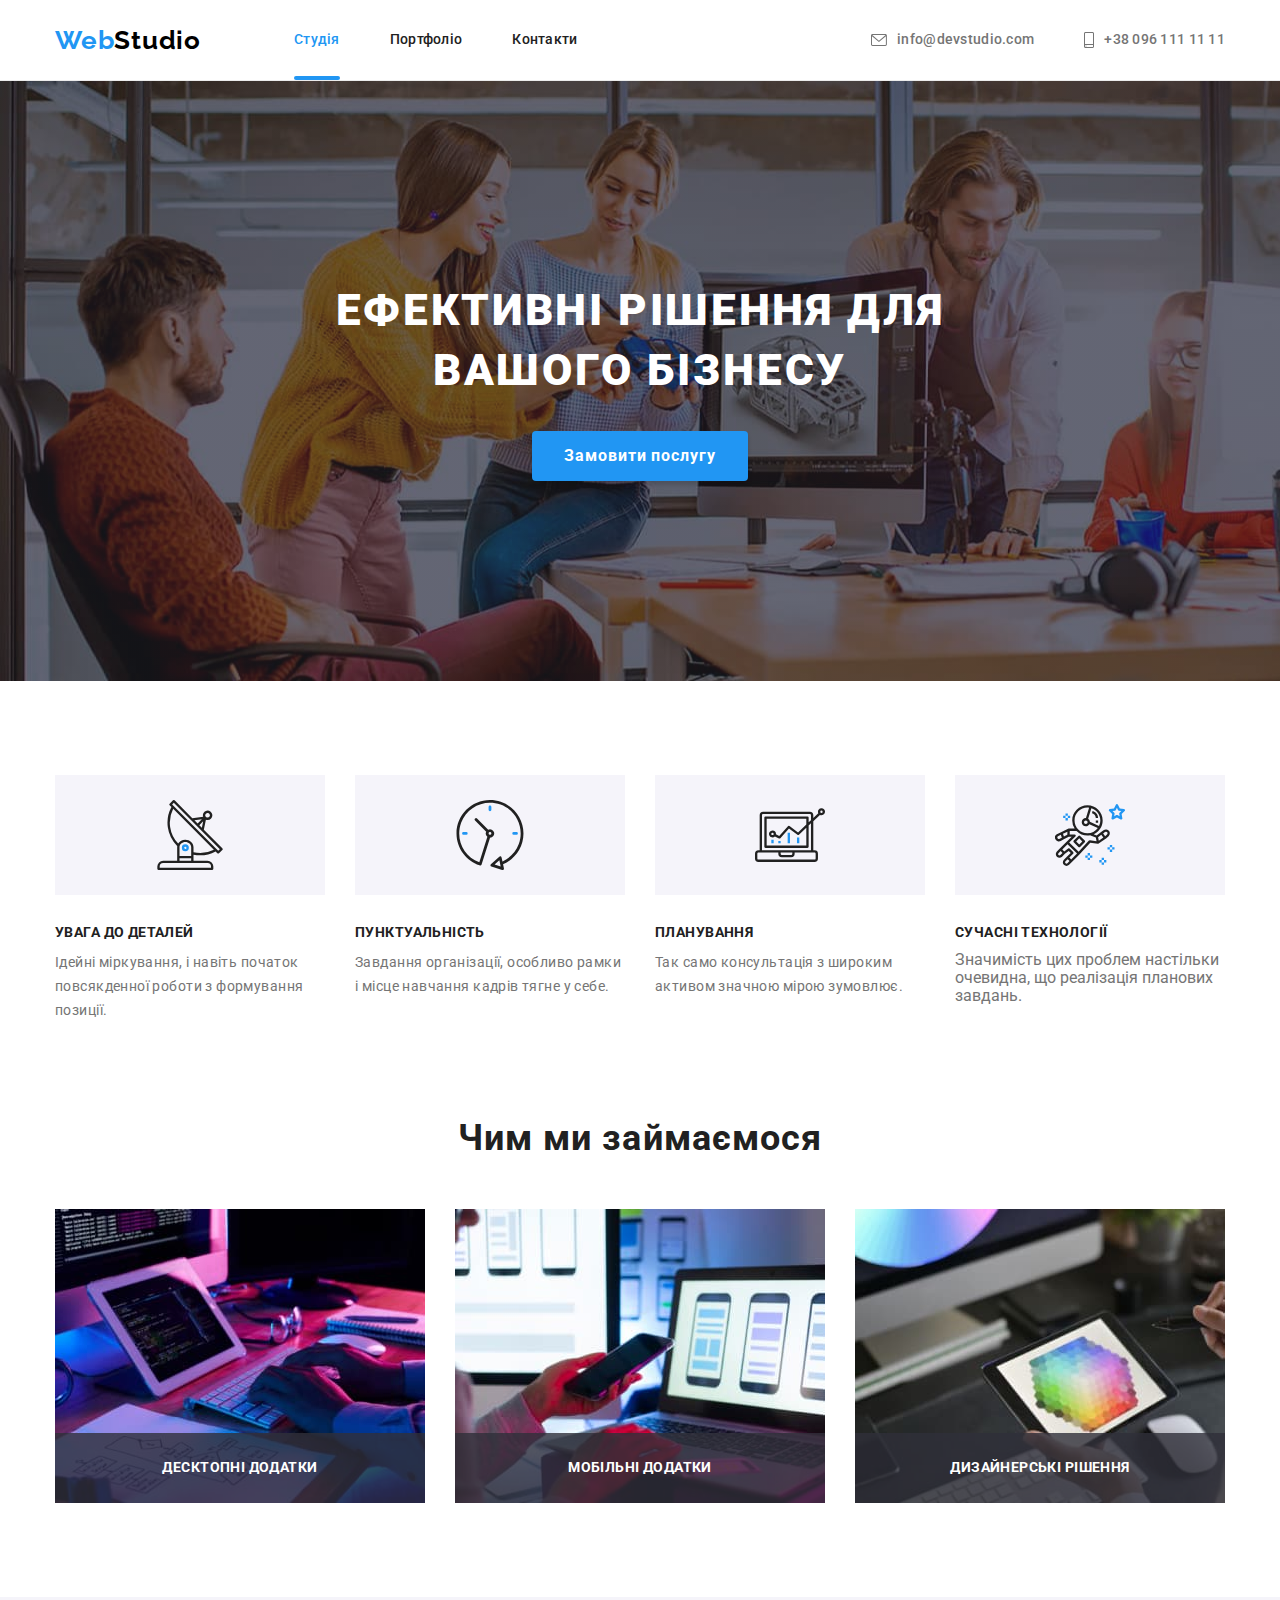
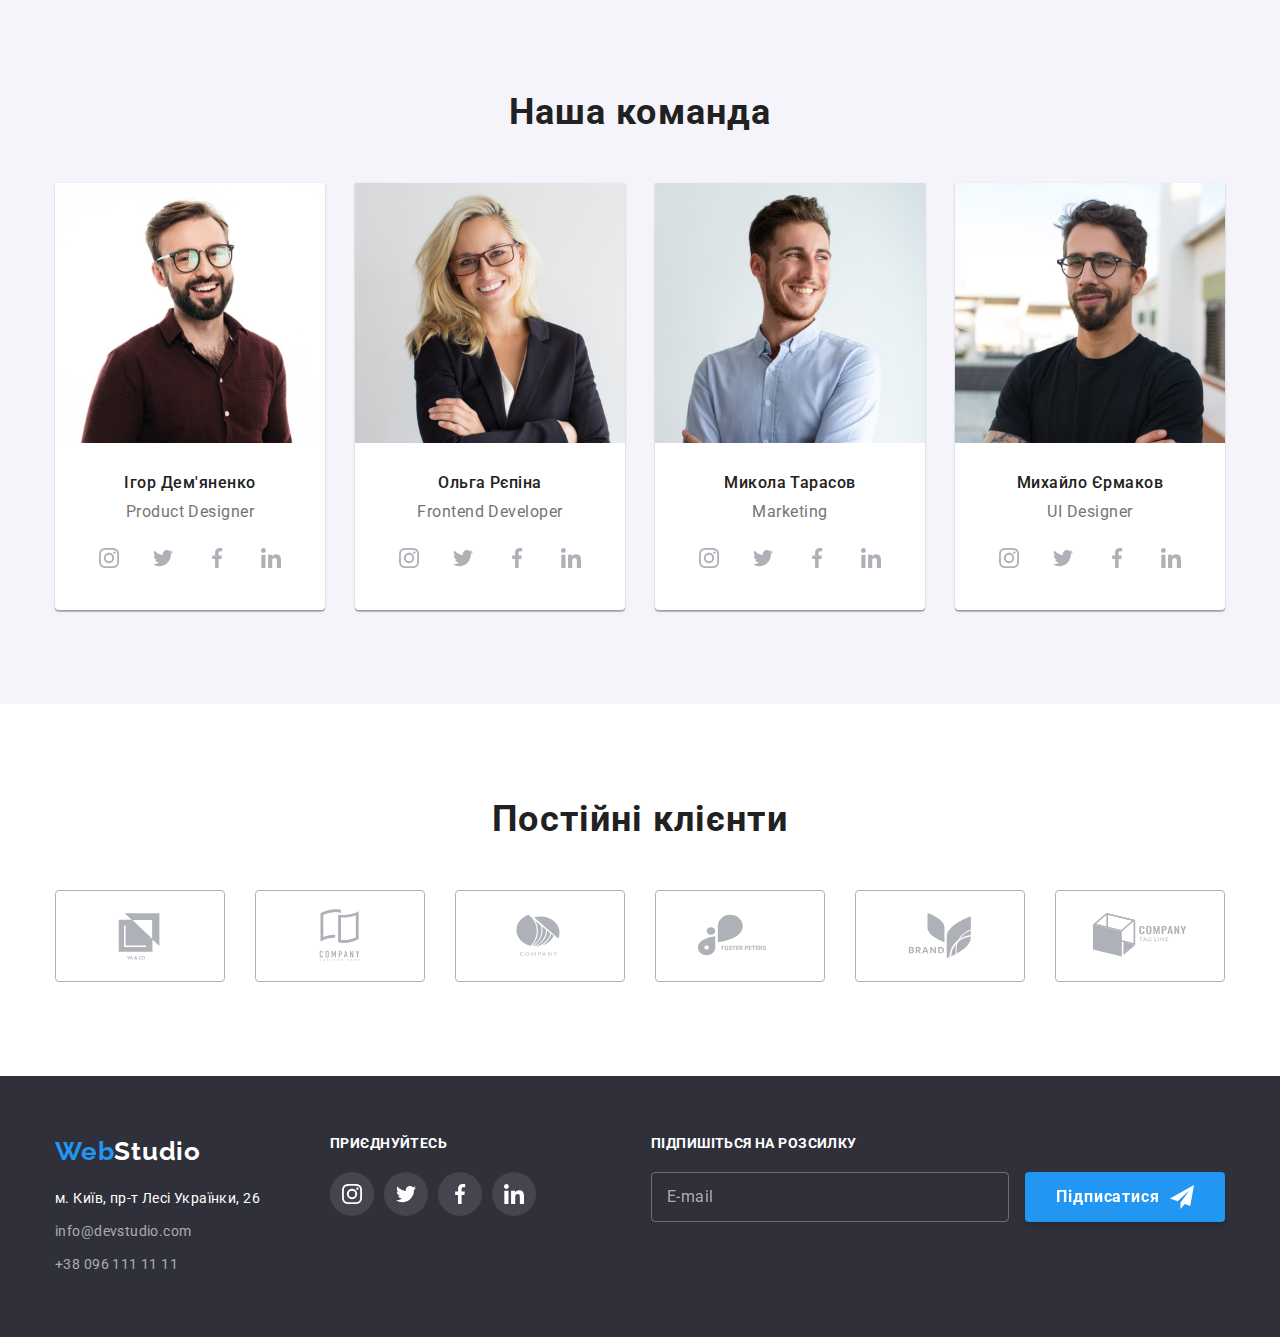
<file: index.html>
<!DOCTYPE html>
<html lang="uk">
  <head>
    <meta charset="UTF-8" />
    <meta http-equiv="X-UA-Compatible" content="IE=edge" />
    <meta name="viewport" content="width=device-width, initial-scale=1.0" />
    <title>Webstudio</title>
    <link rel="preconnect" href="https://fonts.googleapis.com" />
    <link rel="preconnect" href="https://fonts.gstatic.com" crossorigin />
    <link
      href="https://fonts.googleapis.com/css2?family=Raleway:wght@700&family=Roboto:wght@400;500;700;900&display=swap"
      rel="stylesheet"
    />
    <link
      rel="stylesheet"
      href="https://cdnjs.cloudflare.com/ajax/libs/modern-normalize/1.1.0/modern-normalize.min.css"
    />
    <link rel="stylesheet" href="./css/styles.css" />
  </head>
  <body>
    <!-- HEADER -->
    <header class="header">
      <div class="container head">
        <nav class="main-nav">
          <a href="./index.html" class="logo"
            ><span class="web">Web</span><span class="studio">Studio</span></a
          >
          <ul class="list">
            <li class="item">
              <a href="./index.html" class="link current">Студія</a>
            </li>
            <li class="item">
              <a href="./portfolio.html" class="link">Портфоліо</a>
            </li>
            <li class="item">
              <a href="" class="link">Контакти</a>
            </li>
          </ul>
        </nav>

        <ul class="contacts">
          <li class="item">
            <a href="mailto:info@devstudio.com" class="link">
              <svg width="16" height="12" class="contacts-icon">
                <use href="./images/icons.svg#icon-envelope"></use>
              </svg>
              info@devstudio.com</a
            >
          </li>
          <li class="item">
            <a href="tel:+380961111111" class="link">
              <svg width="10" height="16" class="contacts-icon">
                <use href="./images/icons.svg#icon-smartphone"></use>
              </svg>
              +38 096 111 11 11</a
            >
          </li>
        </ul>
      </div>
    </header>

    <main>
      <!-- HERO -->
      <section class="hero">
        <h1 class="title">Ефективні рішення для вашого бізнесу</h1>
        <button type="button" class="btn hero-btn" data-modal-open>Замовити послугу</button>
      </section>

      <!-- VALUES -->
      <section class="section value">
        <div class="container">
          <h2 class="section-title visualy-hidden">Наші корпоративні цінності</h2>
          <ul class="value-list">
            <li class="item">
              <div class="value-icon-container">
                <svg width="70" height="70" class="value-icon">
                  <use href="./images/icons.svg#icon-antenna"></use>
                </svg>
              </div>

              <h3 class="title">УВАГА ДО ДЕТАЛЕЙ</h3>
              <p class="text">
                Ідейні міркування, і навіть початок повсякденної роботи з формування позиції.
              </p>
            </li>
            <li class="item">
              <div class="value-icon-container">
                <svg width="70" height="70" class="value-icon">
                  <use href="./images/icons.svg#icon-Vector"></use>
                </svg>
              </div>
              <h3 class="title">ПУНКТУАЛЬНІСТЬ</h3>
              <p class="text">
                Завдання організації, особливо рамки і місце навчання кадрів тягне у себе.
              </p>
            </li>
            <li class="item">
              <div class="value-icon-container">
                <svg width="70" height="70" class="value-icon">
                  <use href="./images/icons.svg#icon-diagram"></use>
                </svg>
              </div>
              <h3 class="title">ПЛАНУВАННЯ</h3>
              <p class="text">Так само консультація з широким активом значною мірою зумовлює.</p>
            </li>
            <li class="item">
              <div class="value-icon-container">
                <svg width="70" height="70" class="value-astronaut">
                  <use href="./images/icons.svg#icon-astronaut"></use>
                </svg>
              </div>
              <h3 class="title">СУЧАСНІ ТЕХНОЛОГІЇ</h3>
              <p>Значимість цих проблем настільки очевидна, що реалізація планових завдань.</p>
            </li>
          </ul>
        </div>
      </section>

      <!-- LABOUR -->
      <section class="section labour">
        <div class="container">
          <h2 class="section-title">Чим ми займаємося</h2>
          <ul class="labour-list">
            <li class="item">
              <div class="thumb">
                <img
                  src="./images/desktop.jpg"
                  width="370"
                  height="294"
                  alt="робочий стол з комп'ютером"
                  class="labour-image"
                />
                <p class="labour-text">Десктопні додатки</p>
              </div>
            </li>
            <li class="item">
              <div class="thumb">
                <img
                  src="./images/laptop.jpg"
                  width="370"
                  height="294"
                  alt="ноутбук"
                  class="labour-image"
                />
                <p class="labour-text">Мобільні додатки</p>
              </div>
            </li>
            <li class="item">
              <div class="thumb">
                <img
                  src="./images/tablet.jpg"
                  width="370"
                  height="294"
                  alt="планшет"
                  class="labour-image"
                />
                <p class="labour-text">Дизайнерські рішення</p>
              </div>
            </li>
          </ul>
        </div>
      </section>

      <!-- TEAM -->
      <section class="section team">
        <div class="container">
          <h2 class="section-title">Наша команда</h2>
          <ul class="team-list">
            <li class="item">
              <img
                src="./images/igor-demyanenko.jpg"
                alt="фото чоловіка"
                width="270"
                height="260"
                class="team-member"
              />
              <h3 class="title">Ігор Дем'яненко</h3>
              <p class="text">Product Designer</p>
              <ul class="team-network-list">
                <li class="team-network-item">
                  <a href="" class="team-network-link">
                    <svg width="20" height="20" class="image-svg network-icon">
                      <use href="./images/icons.svg#icon-instagram"></use>
                    </svg>
                  </a>
                </li>
                <li class="team-network-item">
                  <a href="" class="team-network-link">
                    <svg width="20" height="20" class="image-svg">
                      <use href="./images/icons.svg#icon-twitter"></use>
                    </svg>
                  </a>
                </li>
                <li class="team-network-item">
                  <a href="" class="team-network-link">
                    <svg width="20" height="20" class="image-svg">
                      <use href="./images/icons.svg#icon-facebook"></use>
                    </svg>
                  </a>
                </li>
                <li class="team-network-item">
                  <a href="" class="team-network-link">
                    <svg width="20" height="20" class="image-svg">
                      <use href="./images/icons.svg#icon-linkedin"></use>
                    </svg>
                  </a>
                </li>
              </ul>
            </li>
            <li class="item">
              <img
                src="./images/olga-repina.jpg"
                alt="фото жінки"
                width="270"
                height="260"
                class="team-member"
              />
              <h3 class="title">Ольга Рєпіна</h3>
              <p class="text">Frontend Developer</p>
              <ul class="team-network-list">
                <li class="team-network-item">
                  <a href="" class="team-network-link">
                    <svg width="20" height="20" class="image-svg network-icon">
                      <use href="./images/icons.svg#icon-instagram"></use>
                    </svg>
                  </a>
                </li>
                <li class="team-network-item">
                  <a href="" class="team-network-link">
                    <svg width="20" height="20" class="image-svg">
                      <use href="./images/icons.svg#icon-twitter"></use>
                    </svg>
                  </a>
                </li>
                <li class="team-network-item">
                  <a href="" class="team-network-link">
                    <svg width="20" height="20" class="image-svg">
                      <use href="./images/icons.svg#icon-facebook"></use>
                    </svg>
                  </a>
                </li>
                <li class="team-network-item">
                  <a href="" class="team-network-link">
                    <svg width="20" height="20" class="image-svg">
                      <use href="./images/icons.svg#icon-linkedin"></use>
                    </svg>
                  </a>
                </li>
              </ul>
            </li>
            <li class="item">
              <img
                src="./images/micola-tarasov.jpg"
                alt="фото чоловіка"
                width="270"
                height="260"
                class="team-member"
              />
              <h3 class="title">Микола Тарасов</h3>
              <p class="text">Marketing</p>
              <ul class="team-network-list">
                <li class="team-network-item">
                  <a href="" class="team-network-link">
                    <svg width="20" height="20" class="image-svg network-icon">
                      <use href="./images/icons.svg#icon-instagram"></use>
                    </svg>
                  </a>
                </li>
                <li class="team-network-item">
                  <a href="" class="team-network-link">
                    <svg width="20" height="20" class="image-svg">
                      <use href="./images/icons.svg#icon-twitter"></use>
                    </svg>
                  </a>
                </li>
                <li class="team-network-item">
                  <a href="" class="team-network-link">
                    <svg width="20" height="20" class="image-svg">
                      <use href="./images/icons.svg#icon-facebook"></use>
                    </svg>
                  </a>
                </li>
                <li class="team-network-item">
                  <a href="" class="team-network-link">
                    <svg width="20" height="20" class="image-svg">
                      <use href="./images/icons.svg#icon-linkedin"></use>
                    </svg>
                  </a>
                </li>
              </ul>
            </li>
            <li class="item">
              <img
                src="./images/mikhailo-ermakov.jpg"
                alt="фото чоловіка"
                width="270"
                height="260"
                class="team-member"
              />
              <h3 class="title">Михайло Єрмаков</h3>
              <p class="text">UI Designer</p>
              <ul class="team-network-list">
                <li class="team-network-item">
                  <a href="" class="team-network-link">
                    <svg width="20" height="20" class="image-svg network-icon">
                      <use href="./images/icons.svg#icon-instagram"></use>
                    </svg>
                  </a>
                </li>
                <li class="team-network-item">
                  <a href="" class="team-network-link">
                    <svg width="20" height="20" class="image-svg">
                      <use href="./images/icons.svg#icon-twitter"></use>
                    </svg>
                  </a>
                </li>
                <li class="team-network-item">
                  <a href="" class="team-network-link">
                    <svg width="20" height="20" class="image-svg">
                      <use href="./images/icons.svg#icon-facebook"></use>
                    </svg>
                  </a>
                </li>
                <li class="team-network-item">
                  <a href="" class="team-network-link">
                    <svg width="20" height="20" class="image-svg">
                      <use href="./images/icons.svg#icon-linkedin"></use>
                    </svg>
                  </a>
                </li>
              </ul>
            </li>
          </ul>
        </div>
      </section>

      <!-- ПОСТІЙНІ КЛІЄНТИ -->
      <section class="section">
        <div class="container">
          <h2 class="section-title">Постійні клієнти</h2>
          <ul class="clients-list">
            <li class="clients-item">
              <a href="" class="clients-link">
                <svg width="106" height="60" class="image-svg">
                  <use href="./images/icons.svg#icon-client-1"></use>
                </svg>
              </a>
            </li>
            <li class="clients-item">
              <a href="" class="clients-link">
                <svg width="106" height="60" class="image-svg">
                  <use href="./images/icons.svg#icon-client-2"></use>
                </svg>
              </a>
            </li>
            <li class="clients-item">
              <a href="" class="clients-link">
                <svg width="106" height="60" class="image-svg">
                  <use href="./images/icons.svg#icon-client-3"></use>
                </svg>
              </a>
            </li>
            <li class="clients-item">
              <a href="" class="clients-link">
                <svg width="106" height="60" class="image-svg">
                  <use href="./images/icons.svg#icon-client-4"></use>
                </svg>
              </a>
            </li>
            <li class="clients-item">
              <a href="" class="clients-link">
                <svg width="106" height="60" class="image-svg">
                  <use href="./images/icons.svg#icon-client-5"></use>
                </svg>
              </a>
            </li>
            <li class="clients-item">
              <a href="" class="clients-link">
                <svg width="106" height="60" class="image-svg">
                  <use href="./images/icons.svg#icon-client-6"></use>
                </svg>
              </a>
            </li>
          </ul>
        </div>
      </section>
      <!-- MODAL WINDOW -->

      <div class="backdrop is-hidden" data-modal>
        <div class="modal">
          <p class="modal-title">Залиште свої дані, ми вам передзвонимо</p>
          <form class="contact-form">
            <label for="name" class="contact-form-label">Ім'я</label>
            <div class="thumb">
              <input type="text" id="name" required class="contact-form-input" />
              <svg class="icon" width="18" height="18">
                <use href="./images/icons.svg#icon-person-input"></use>
              </svg>
            </div>
            <label for="tel" class="contact-form-label">Телефон</label>
            <div class="thumb">
              <input type="tel" id="tel" class="contact-form-input" required />
              <svg class="icon" width="18" height="18">
                <use href="./images/icons.svg#icon-phone-input"></use>
              </svg>
            </div>
            <label for="email" class="contact-form-label">Пошта</label>
            <div class="thumb">
              <input type="email" id="email" class="contact-form-input" required />
              <svg class="icon" width="18" height="18">
                <use href="./images/icons.svg#icon-email-input"></use>
              </svg>
            </div>
            <label for="comment" class="contact-form-label">Коментар</label>
            <textarea
              name="comment"
              id="comment"
              placeholder="Введіть текст"
              class="contact-form-message"
            ></textarea>

            <label for="pact" class="checkbox-description">
              <input
                type="checkbox"
                name="pact"
                id="pact"
                class="visualy-hidden checkbox"
                value="agree-with-terms"
                required
              />
              <span class="checkbox-icon"> </span>
              <span>Погоджуюся з розсилкою та приймаю</span>
              <a href="" target="blank" class="pact-link">Умови договору</a>
            </label>
            <button type="submit" class="btn btn-modal">Відправити</button>
          </form>

          <button class="close-button" data-modal-close>
            <svg class="close-button-icon" width="18" height="18">
              <use href="./images/icons.svg#icon-close"></use>
            </svg>
          </button>
        </div>
      </div>
    </main>

    <!-- FOOTER -->
    <footer class="foot">
      <div class="container foot-flex-container">
        <div class="foot-adress-links">
          <a href="./index.html" class="logo">Web<span class="studio">Studio</span></a>
          <address>
            <ul class="adress">
              <li class="street-adress item">
                <a
                  href="https://www.google.com.ua/maps/place/%D0%B1%D1%83%D0%BB.+%D0%9B%D0%B5%D1%81%D0%B8+%D0%A3%D0%BA%D1%80%D0%B0%D0%B8%D0%BD%D0%BA%D0%B8,+26,+%D0%9A%D0%B8%D0%B5%D0%B2,+02000/@50.4265841,30.5361971,17z"
                  class="link"
                  >м. Київ, пр-т Лесі Українки, 26</a
                >
              </li>
              <li class="mail-adress item">
                <a href="mailto:info@devstudio.com" class="link">info@devstudio.com</a>
              </li>
              <li class="phone-adress item">
                <a href="tel:+380961111111" class="link">+38 096 111 11 11</a>
              </li>
            </ul>
          </address>
        </div>
        <div class="foot-social-links">
          <p class="text">Приєднуйтесь</p>
          <ul class="foot-network-list">
            <li class="foot-network-item">
              <a href="" class="foot-network-link">
                <svg width="20" height="20" class="foot-network-icon">
                  <use href="./images/icons.svg#icon-instagram"></use>
                </svg>
              </a>
            </li>
            <li class="foot-network-item">
              <a href="" class="foot-network-link">
                <svg width="20" height="20" class="foot-network-icon">
                  <use href="./images/icons.svg#icon-twitter"></use>
                </svg>
              </a>
            </li>
            <li class="foot-network-item">
              <a href="" class="foot-network-link">
                <svg width="20" height="20" class="foot-network-icon">
                  <use href="./images/icons.svg#icon-facebook"></use>
                </svg>
              </a>
            </li>
            <li class="foot-network-item">
              <a href="" class="foot-network-link">
                <svg width="20" height="20" class="foot-network-icon">
                  <use href="./images/icons.svg#icon-linkedin"></use>
                </svg>
              </a>
            </li>
          </ul>
        </div>
        <div class="sign-container">
          <p class="sign-title">Підпишіться на розсилку</p>
          <form class="sign-form">
            <label class="sign-label"
              ><input type="text" class="sign-input" placeholder=" " /><span
                class="sign-description"
                >E-mail</span
              ></label
            >

            <button type="submit" class="btn with-icon">
              <span>Підписатися</span>
              <svg class="button-icon" width="24" height="24">
                <use href="./images/icons.svg#icon-send"></use>
              </svg>
            </button>
          </form>
        </div>
      </div>
    </footer>
    <script src="./js/modal.js"></script>
  </body>
</html>
</file>
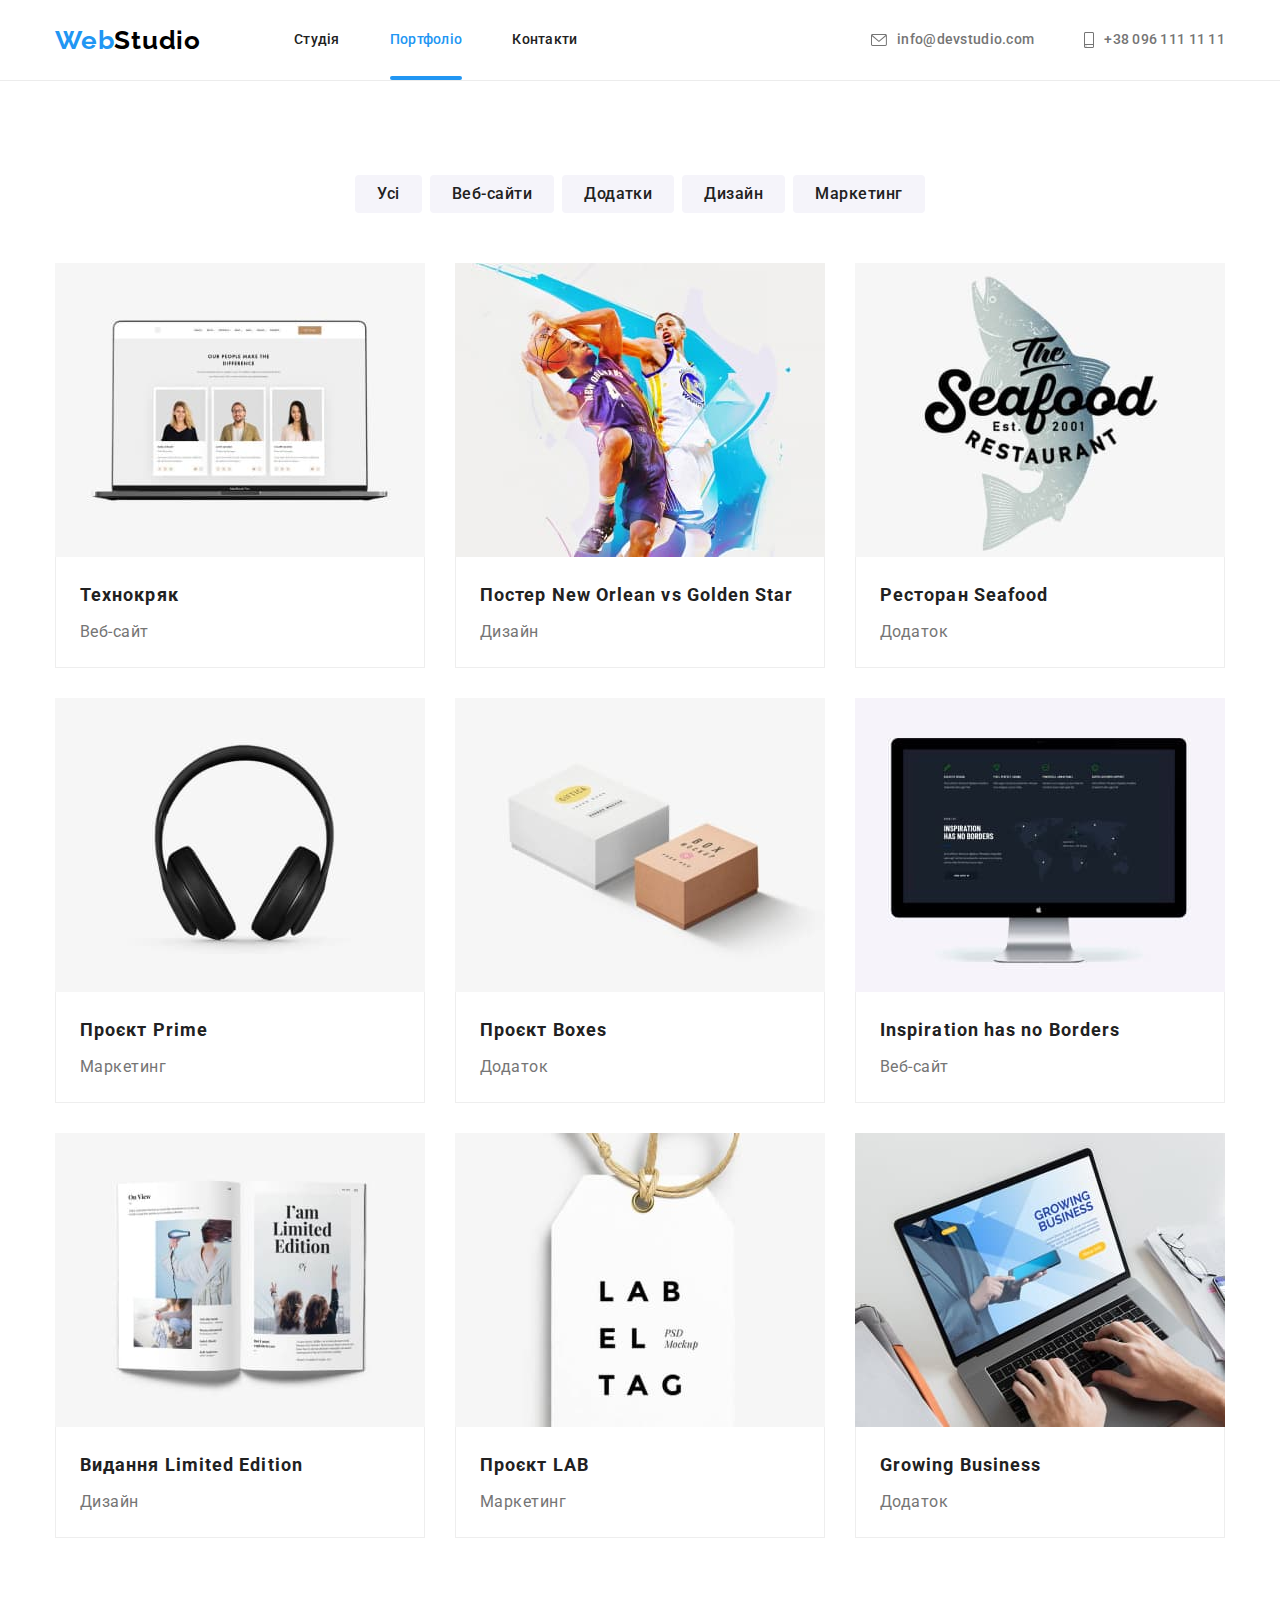
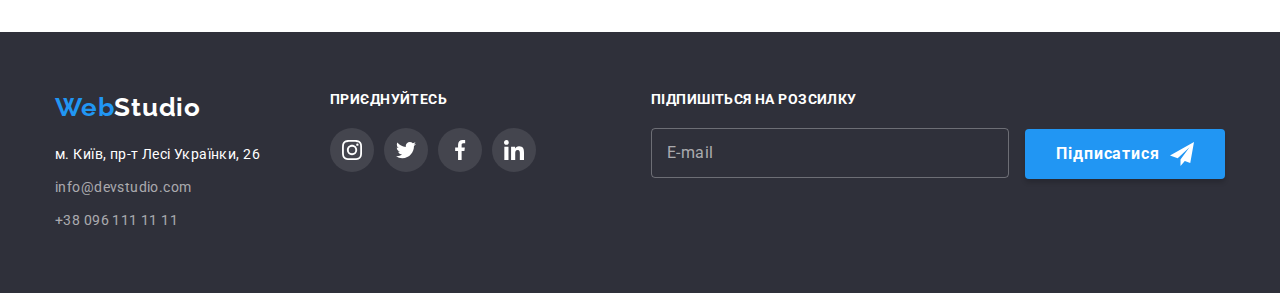
<file: portfolio.html>
<!DOCTYPE html>
<html lang="en">
  <head>
    <meta charset="UTF-8" />
    <meta http-equiv="X-UA-Compatible" content="IE=edge" />
    <meta name="viewport" content="width=device-width, initial-scale=1.0" />
    <title>Portfolio</title>
    <link rel="preconnect" href="https://fonts.googleapis.com" />
    <link rel="preconnect" href="https://fonts.gstatic.com" crossorigin />
    <link
      href="https://fonts.googleapis.com/css2?family=Raleway:wght@700&family=Roboto:wght@400;500;700;900&display=swap"
      rel="stylesheet"
    />
    <link
      rel="stylesheet"
      href="https://cdnjs.cloudflare.com/ajax/libs/modern-normalize/1.1.0/modern-normalize.min.css"
    />
    <link rel="stylesheet" href="./css/styles.css" />
  </head>
  <body>
    <!-- HEADER -->
    <header class="header">
      <div class="container head">
        <nav class="main-nav">
          <a href="./index.html" class="logo"
            ><span class="web">Web</span><span class="studio">Studio</span></a
          >
          <ul class="list">
            <li class="item">
              <a href="./index.html" class="link">Студія</a>
            </li>
            <li class="item">
              <a href="./portfolio.html" class="link current">Портфоліо</a>
            </li>
            <li class="item">
              <a href="" class="link">Контакти</a>
            </li>
          </ul>
        </nav>

        <ul class="contacts">
          <li class="item">
            <a href="mailto:info@devstudio.com" class="link">
              <svg width="16" height="12" class="contacts-icon">
                <use href="./images/icons.svg#icon-envelope"></use>
              </svg>
              info@devstudio.com</a
            >
          </li>
          <li class="item">
            <a href="tel:+380961111111" class="link">
              <svg width="10" height="16" class="contacts-icon">
                <use href="./images/icons.svg#icon-smartphone"></use>
              </svg>
              +38 096 111 11 11</a
            >
          </li>
        </ul>
      </div>
    </header>

    <main>
      <!-- OUR WORKS -->
      <section class="section">
        <div class="container">
          <h1 class="title visualy-hidden">Наші роботи</h1>
          <ul class="button-list">
            <li class="item"><button type="button" class="button">Усі</button></li>
            <li class="item"><button type="button" class="button">Веб-сайти</button></li>
            <li class="item"><button type="button" class="button">Додатки</button></li>
            <li class="item"><button type="button" class="button">Дизайн</button></li>
            <li class="item"><button type="button" class="button">Маркетинг</button></li>
          </ul>

          <ul class="work-list">
            <li class="item">
              <a href="" class="work-list-link">
                <div class="thumb">
                  <img src="./images/tehnokryak.jpg" alt="ноутбук" width="370" height="294" />
                  <div class="overlay-text">
                    Ресурс пропонує комплексні пропозиції з різним рівнем функціоналу та сервісів.
                    Все це дозволить відвідувачу отримати вичерпні відомості про компанію чи
                    приватну особу
                  </div>
                </div>

                <div class="work-item-description">
                  <h2 class="title">Технокряк</h2>
                  <p class="text">Веб-сайт</p>
                </div>
              </a>
            </li>
            <li class="item">
              <a href="" class="work-list-link">
                <div class="thumb">
                  <img
                    src="./images/new-orlean-poster.jpg"
                    alt="баскетбол"
                    width="370"
                    height="294"
                  />
                  <div class="overlay-text">
                    Ресурс пропонує комплексні пропозиції з різним рівнем функціоналу та сервісів.
                    Все це дозволить відвідувачу отримати вичерпні відомості про компанію чи
                    приватну особу
                  </div>
                </div>

                <div class="work-item-description">
                  <h2 class="title">Постер New Orlean vs Golden Star</h2>
                  <p class="text">Дизайн</p>
                </div>
              </a>
            </li>
            <li class="item">
              <a href="" class="work-list-link">
                <div class="thumb">
                  <img src="./images/seafood.jpg" alt="логотип ресторану у виглялі риби" />
                  <div class="overlay-text">
                    Ресурс пропонує комплексні пропозиції з різним рівнем функціоналу та сервісів.
                    Все це дозволить відвідувачу отримати вичерпні відомості про компанію чи
                    приватну особу
                  </div>
                </div>

                <div class="work-item-description">
                  <h2 class="title">Ресторан Seafood</h2>
                  <p class="text">Додаток</p>
                </div>
              </a>
            </li>
            <li class="item">
              <a href="" class="work-list-link">
                <div class="thumb">
                  <img src="./images/project-prime.jpg" alt="навушники" width="370" height="294" />
                  <div class="overlay-text">
                    Ресурс пропонує комплексні пропозиції з різним рівнем функціоналу та сервісів.
                    Все це дозволить відвідувачу отримати вичерпні відомості про компанію чи
                    приватну особу
                  </div>
                </div>

                <div class="work-item-description">
                  <h2 class="title">Проєкт Prime</h2>
                  <p class="text">Маркетинг</p>
                </div>
              </a>
            </li>
            <li class="item">
              <a href="" class="work-list-link">
                <div class="thumb">
                  <img
                    src="./images/project-boxes.jpg"
                    alt="дві коробки"
                    width="370"
                    height="294"
                  />
                  <div class="overlay-text">
                    Ресурс пропонує комплексні пропозиції з різним рівнем функціоналу та сервісів.
                    Все це дозволить відвідувачу отримати вичерпні відомості про компанію чи
                    приватну особу
                  </div>
                </div>

                <div class="work-item-description">
                  <h2 class="title">Проєкт Boxes</h2>
                  <p class="text">Додаток</p>
                </div>
              </a>
            </li>
            <li class="item">
              <a href="" class="work-list-link">
                <div class="thumb">
                  <img src="./images/inspiration.jpg" alt="монітор" width="370" height="294" />
                  <div class="overlay-text">
                    Ресурс пропонує комплексні пропозиції з різним рівнем функціоналу та сервісів.
                    Все це дозволить відвідувачу отримати вичерпні відомості про компанію чи
                    приватну особу
                  </div>
                </div>

                <div class="work-item-description">
                  <h2 class="title">Inspiration has no Borders</h2>
                  <p class="text">Веб-сайт</p>
                </div>
              </a>
            </li>
            <li class="item">
              <a href="" class="work-list-link">
                <div class="thumb">
                  <img src="./images/limited-edition.jpg" alt="книга" width="370" height="294" />
                  <div class="overlay-text">
                    Ресурс пропонує комплексні пропозиції з різним рівнем функціоналу та сервісів.
                    Все це дозволить відвідувачу отримати вичерпні відомості про компанію чи
                    приватну особу
                  </div>
                </div>

                <div class="work-item-description">
                  <h2 class="title">Видання Limited Edition</h2>
                  <p class="text">Дизайн</p>
                </div>
              </a>
            </li>
            <li class="item">
              <a href="" class="work-list-link">
                <div class="thumb">
                  <img src="./images/project-lab.jpg" alt="лейба" width="370" height="294" />
                  <div class="overlay-text">
                    Ресурс пропонує комплексні пропозиції з різним рівнем функціоналу та сервісів.
                    Все це дозволить відвідувачу отримати вичерпні відомості про компанію чи
                    приватну особу
                  </div>
                </div>

                <div class="work-item-description">
                  <h2 class="title">Проєкт LAB</h2>
                  <p class="text">Маркетинг</p>
                </div>
              </a>
            </li>
            <li class="item">
              <a href="" class="work-list-link">
                <div class="thumb">
                  <img src="./images/growing-buisness.jpg" alt="ноутбук" width="370" height="294" />
                  <div class="overlay-text">
                    Ресурс пропонує комплексні пропозиції з різним рівнем функціоналу та сервісів.
                    Все це дозволить відвідувачу отримати вичерпні відомості про компанію чи
                    приватну особу
                  </div>
                </div>

                <div class="work-item-description">
                  <h2 class="title">Growing Business</h2>
                  <p class="text">Додаток</p>
                </div>
              </a>
            </li>
          </ul>
        </div>
      </section>
    </main>

    <!-- FOOTER -->
    <footer class="foot">
      <div class="container foot-flex-container">
        <div class="foot-adress-links">
          <a href="./index.html" class="logo">Web<span class="studio">Studio</span></a>
          <address>
            <ul class="adress">
              <li class="street-adress item">
                <a
                  href="https://www.google.com.ua/maps/place/%D0%B1%D1%83%D0%BB.+%D0%9B%D0%B5%D1%81%D0%B8+%D0%A3%D0%BA%D1%80%D0%B0%D0%B8%D0%BD%D0%BA%D0%B8,+26,+%D0%9A%D0%B8%D0%B5%D0%B2,+02000/@50.4265841,30.5361971,17z"
                  class="link"
                  >м. Київ, пр-т Лесі Українки, 26</a
                >
              </li>
              <li class="mail-adress item">
                <a href="mailto:info@devstudio.com" class="link">info@devstudio.com</a>
              </li>
              <li class="phone-adress item">
                <a href="tel:+380961111111" class="link">+38 096 111 11 11</a>
              </li>
            </ul>
          </address>
        </div>
        <div class="foot-social-links">
          <p class="text">Приєднуйтесь</p>
          <ul class="foot-network-list">
            <li class="foot-network-item">
              <a href="" class="foot-network-link">
                <svg width="20" height="20" class="foot-network-icon">
                  <use href="./images/icons.svg#icon-instagram"></use>
                </svg>
              </a>
            </li>
            <li class="foot-network-item">
              <a href="" class="foot-network-link">
                <svg width="20" height="20" class="foot-network-icon">
                  <use href="./images/icons.svg#icon-twitter"></use>
                </svg>
              </a>
            </li>
            <li class="foot-network-item">
              <a href="" class="foot-network-link">
                <svg width="20" height="20" class="foot-network-icon">
                  <use href="./images/icons.svg#icon-facebook"></use>
                </svg>
              </a>
            </li>
            <li class="foot-network-item">
              <a href="" class="foot-network-link">
                <svg width="20" height="20" class="foot-network-icon">
                  <use href="./images/icons.svg#icon-linkedin"></use>
                </svg>
              </a>
            </li>
          </ul>
        </div>
        <div class="sign-container">
          <p class="sign-title">Підпишіться на розсилку</p>
          <form class="sign-form">
            <label class="sign-label"
              ><input type="text" class="sign-input" placeholder=" " /><span
                class="sign-description"
                >E-mail</span
              ></label
            >

            <button type="submit" class="btn with-icon">
              <span>Підписатися</span>
              <svg class="button-icon" width="24" height="24">
                <use href="./images/icons.svg#icon-send"></use>
              </svg>
            </button>
          </form>
        </div>
      </div>
    </footer>
  </body>
</html>
</file>
<file: css/styles.css>
:root {
  --main-text-color: #757575;
  --secondary-text-color: #212121;
  --accent-color: #2196f3;
  --main-background-color: #f5f5f5;
  --secondary-background-color: #f5f4fa;
  --white-color: #ffffff;
  --banner-background-color: #2f303a;
  --black-color: #000000;
  --background-icon-color: #afb1b8;
}

/* RESET */

ul {
  list-style: none;
  padding: 0;
  margin: 0;
}

a {
  text-decoration: none;
  color: inherit;
}

h1,
h2,
h3,
h4,
p {
  margin: 0;
}

img {
  display: block;
  max-width: 100%;
  height: auto;
}

/* UTILITES */

.image-svg {
  display: block;
}

.is-hidden {
  opacity: 0;
  pointer-events: none;
}

/*  COMMON STYLES */

body {
  max-width: 1600px;
  margin: 0 auto;

  color: var(--main-text-color);
  font-family: 'Roboto', sans-serif;
}

.section {
  padding-top: 94px;
  padding-bottom: 94px;
}

.container {
  width: 1200px;
  margin-left: auto;
  margin-right: auto;
  padding-left: 15px;
  padding-right: 15px;
}

.title {
  color: var(--secondary-text-color);
}

.visualy-hidden {
  position: absolute;
  width: 1px;
  height: 1px;
  margin: -1px;
  border: 0;
  padding: 0;
  clip: rect(0 0 0 0);
  overflow: hidden;
}

.section-title {
  margin-bottom: 50px;

  font-weight: 700;
  font-size: 36px;
  line-height: 1.17;
  text-align: center;
  letter-spacing: 0.03em;
  color: var(--secondary-text-color);
}

.btn {
  padding-top: 10px;
  padding-bottom: 10px;
  border: 0;
  border-radius: 4px;

  font-family: inherit;
  font-weight: 700;
  font-size: 16px;
  line-height: 1.88;
  letter-spacing: 0.06em;
  cursor: pointer;

  color: var(--white-color);
  background-color: var(--accent-color);
  border-color: transparent;

  box-shadow: 0px 4px 4px rgba(0, 0, 0, 0.15);
}

/* HEADER */

.header {
  border-bottom: 1px solid #ececec;
}

.head.container {
  display: flex;
  align-items: center;
}

/* LOGO */

.logo {
  margin-right: 93px;

  font-family: 'Raleway', sans-serif;
  font-weight: 700;
  font-size: 26px;
  line-height: 1.19;
  letter-spacing: 0.03em;
  color: var(--accent-color);
}

.logo .studio {
  color: var(--black-color);
}

/*  MAIN NAVIGATION */

.main-nav {
  display: flex;
  align-items: center;
}

.main-nav .list {
  display: flex;
}

.main-nav .item + .item {
  margin-left: 50px;
}

.main-nav .link {
  display: block;
  padding-top: 32px;
  padding-bottom: 32px;

  transition: color 250ms cubic-bezier(0.4, 0, 0.2, 1);

  font-weight: 500;
  font-size: 14px;
  line-height: 1.14;
  letter-spacing: 0.02em;

  color: var(--secondary-text-color);
}

.main-nav .link:hover,
.main-nav .link:focus,
.current.link {
  color: var(--accent-color);
}

.main-nav .item {
  position: relative;
}

.current.link::after {
  content: '';

  position: absolute;
  left: 0;
  bottom: 0;
  width: 100%;
  height: 4px;
  border-radius: 2px;

  background-color: currentColor;
}

/* CONTACTS */

.contacts {
  display: flex;
  margin-left: auto;
}

.contacts .item + .item {
  margin-left: 50px;
}

.contacts .link {
  display: inline-flex;
  align-items: center;
  padding-top: 32px;
  padding-bottom: 32px;

  transition: color 250ms cubic-bezier(0.4, 0, 0.2, 1), fill 250ms cubic-bezier(0.4, 0, 0.2, 1);

  font-weight: 500;
  font-size: 14px;
  line-height: 1.14;
  letter-spacing: 0.02em;
  fill: currentColor;
}

.contacts-icon {
  margin-right: 10px;
}

.contacts .link:hover,
.contacts .link:focus {
  color: var(--accent-color);
  fill: var(--accent-color);
}

/* HERO */

.hero {
  padding-top: 200px;
  padding-bottom: 200px;

  text-align: center;
  background-color: var(--banner-background-color);
  background-image: linear-gradient(rgba(47, 48, 58, 0.4), rgba(47, 48, 58, 0.4)),
    url(../images/banner.jpg);
}

.hero .title {
  width: 696px;
  margin-right: auto;
  margin-left: auto;
  margin-bottom: 30px;

  font-weight: 900;
  font-size: 44px;
  line-height: 1.36;
  letter-spacing: 0.06em;
  text-transform: uppercase;
  color: var(--white-color);
}

.hero-btn {
  padding-right: 32px;
  padding-left: 32px;
  border-radius: 4px;
  min-width: 216px;
}

/* VALUES */

.value-list {
  display: flex;
}

.value-list .item:not(:last-child) {
  margin-right: 30px;
}

.section.value {
  padding-bottom: 0;
}

.value-list .title {
  margin-bottom: 10px;

  font-weight: 700;
  font-size: 14px;
  line-height: 1.14;
  letter-spacing: 0.03em;
  text-transform: uppercase;
}

.value-list .text {
  font-weight: 400;
  font-size: 14px;
  line-height: 1.71;
  letter-spacing: 0.03em;
}

.value-icon-container {
  display: inline-flex;
  align-items: center;
  justify-content: center;
  width: 270px;
  height: 120px;
  margin-bottom: 30px;

  background-color: var(--secondary-background-color);
}

.value-icon {
  display: block;
}
/* LABOURS */

.labour-list {
  display: flex;
}

.labour-list .item.item:not(:last-child) {
  margin-right: 30px;
}

.labour-text {
  position: absolute;
  bottom: 0;
  width: 100%;
  height: 70px;
  display: flex;
  align-items: center;
  justify-content: center;

  font-weight: 700;
  font-size: 14px;
  line-height: 1.14;
  text-align: center;
  letter-spacing: 0.03em;
  text-transform: uppercase;

  color: var(--white-color);
  background-color: rgba(47, 48, 58, 0.8);
}

.labour .thumb {
  position: relative;
}

/* TEAM */

.team.section {
  background-color: var(--secondary-background-color);
}

.team-list {
  display: flex;
}

.team-list .item:not(:last-child) {
  margin-right: 30px;
}

.team-list .title {
  padding-top: 30px;
  margin-bottom: 10px;

  font-weight: 500;
  font-size: 16px;
  line-height: 1.19;
  text-align: center;
  letter-spacing: 0.03em;
}

.team-list .text {
  margin-bottom: 15px;

  font-weight: 400;
  font-size: 16px;
  line-height: 1.19;
  text-align: center;
  letter-spacing: 0.03em;
}

.team-list > .item {
  border-radius: 0px 0px 4px 4px;

  background-color: var(--white-color);
  box-shadow: 0px 1px 3px rgba(0, 0, 0, 0.12), 0px 1px 1px rgba(0, 0, 0, 0.14),
    0px 2px 1px rgba(0, 0, 0, 0.2);
}

.team-network-list {
  display: flex;
  justify-content: center;
  padding-bottom: 30px;
}

.team-network-item:not(:last-child) {
  margin-right: 10px;
}

.team-network-link {
  display: inline-flex;
  align-items: center;
  justify-content: center;
  width: 44px;
  height: 44px;
  border-radius: 50%;

  transition: fill 250ms cubic-bezier(0.4, 0, 0.2, 1),
    background-color 250ms cubic-bezier(0.4, 0, 0.2, 1);

  fill: var(--background-icon-color);
}

.team-network-link:hover,
.team-network-link:focus {
  fill: var(--white-color);
  background-color: var(--accent-color);
}

/* CLIENTS */

.clients-list {
  display: flex;
}

.clients-item:not(:last-child) {
  margin-right: 30px;
}

.clients-link {
  display: inline-flex;
  justify-content: center;
  align-items: center;
  width: 170px;
  height: 92px;
  border: 1px solid #afb1b8;
  border-radius: 4px;

  transition: fill 250ms cubic-bezier(0.4, 0, 0.2, 1),
    border-color 250ms cubic-bezier(0.4, 0, 0.2, 1);

  fill: var(--background-icon-color);
}

.clients-link:hover,
.clients-link:focus {
  fill: var(--accent-color);
  border-color: var(--accent-color);
}

/* MODAL WINDOW */

.backdrop {
  position: fixed;
  left: 0;
  top: 0;
  width: 100%;
  height: 100%;

  transition: opacity 250ms cubic-bezier(0.4, 0, 0.2, 1);

  background-color: rgba(0, 0, 0, 0.2);
}

.backdrop.is-hidden .modal {
  transform: scale(1.1) translate(-50%, -50%);
}

.modal {
  position: absolute;
  left: 50%;
  top: 50%;
  transform: translate(-50%, -50%) scale(1);
  width: 528px;
  height: 581px;
  border-radius: 4px;
  padding: 40px;

  transition: transform 500ms cubic-bezier(0.4, 0, 0.2, 1);

  box-shadow: 0 1px 2px rgba(0, 0, 0, 0.2), 0 1px 1px rgba(0, 0, 0, 0.14);
  background-color: var(--white-color);
}

.modal-title {
  margin-bottom: 12px;

  font-weight: 700;
  font-size: 20px;
  line-height: 1.15;
  text-align: center;
  letter-spacing: 0.03em;

  color: var(--secondary-text-color);
}

.contact-form {
  display: flex;
  flex-direction: column;
}

.contact-form-label {
  margin-bottom: 4px;

  font-weight: 400;
  font-size: 12px;
  line-height: 1.14;
  letter-spacing: 0.01em;
}

.contact-form-input {
  height: 40px;
  width: 100%;
  padding-left: 42px;

  transition: border-color 250ms cubic-bezier(0.4, 0, 0.2, 1);

  border: 1px solid rgba(33, 33, 33, 0.2);
  border-radius: 4px;
}

.contact-form-input:focus + .icon,
.contact-form-input:focus-within,
.contact-form-message:focus-within {
  outline: none;
  border-color: var(--accent-color);
  fill: var(--accent-color);
}

.modal-holder textarea {
  height: 120px;
  padding: 12px 16px;
  margin-bottom: 20px;
}

.contact-form-message {
  margin-bottom: 20px;
  resize: none;
  height: 120px;
  padding: 12px 16px;

  transition: border-color 250ms cubic-bezier(0.4, 0, 0.2, 1);
  border: 1px solid rgba(33, 33, 33, 0.2);
}

.contact-form-message::placeholder {
  font-weight: 400;
  font-size: 12px;
  line-height: 1.14;
  letter-spacing: 0.01em;

  color: rgba(117, 117, 117, 0.5);
}

.contact-form > .thumb {
  position: relative;
  margin-bottom: 10px;
}

.contact-form .icon {
  position: absolute;
  top: 50%;
  left: 12px;
  transform: translateY(-50%);
  pointer-events: none;

  transition: fill 250ms cubic-bezier(0.4, 0, 0.2, 1);
}

.checkbox-description {
  position: relative;
  display: flex;
  align-items: center;
  margin-bottom: 30px;
  padding-left: 36px;

  font-weight: 400;
  font-size: 14px;
  line-height: 1.71;
  letter-spacing: 0.03em;
}

.pact-link {
  text-decoration: underline;
  color: var(--accent-color);
}

.checkbox-icon {
  position: absolute;
  top: 50%;
  left: 12px;
  transform: translateY(-50%);
  display: inline-flex;
  width: 16px;
  height: 15px;
  border: 2px solid var(--secondary-text-color);
  border-radius: 2px;
  transition: background-color 250ms cubic-bezier(0.4, 0, 0.2, 1);
}

.checkbox:checked + .checkbox-icon {
  border: transparent;
  background-origin: border-box;
  background-color: var(--accent-color);
  background-image: url(../images/checkbox-icon.svg);
  background-size: contain;
  background-position: center;
}

.btn.btn-modal {
  padding-right: 20px;
  padding-left: 20px;
  min-width: 200px;

  align-self: center;
}

.close-button {
  position: absolute;
  top: 8px;
  right: 8px;
  width: 30px;
  height: 30px;
  display: inline-flex;
  align-items: center;
  justify-content: center;

  transition: fill 250ms cubic-bezier(0.4, 0, 0.2, 1);

  border: 1px solid rgba(0, 0, 0, 0.1);
  border-radius: 50%;
  background-color: inherit;
  cursor: pointer;
}

.close-button:hover,
.close-button:focus {
  fill: var(--accent-color);
}

/*  FOOTER */

.foot {
  padding-top: 60px;
  padding-bottom: 60px;

  background-color: var(--banner-background-color);
}

.foot .studio {
  color: var(--white-color);
}

.foot .logo {
  display: block;
  margin-bottom: 20px;
  margin-right: 0;
}

.adress .item.item:not(:last-child) {
  margin-bottom: 9px;
}

.adress .link {
  transition: color 250ms cubic-bezier(0.4, 0, 0.2, 1);

  font-weight: 400;
  font-size: 14px;
  line-height: 1.71;
  letter-spacing: 0.03em;
  font-style: normal;
}

.street-adress .link {
  color: var(--white-color);
}

.mail-adress .link,
.phone-adress .link {
  color: rgba(255, 255, 255, 0.6);
}

.adress .link:hover,
.adress .link:focus {
  color: var(--accent-color);
}

.foot-flex-container {
  display: flex;
}

.foot-adress-links {
  margin-right: 70px;
}

.foot-network-list {
  display: flex;
}

.foot-network-link {
  display: inline-flex;
  width: 44px;
  height: 44px;
  justify-content: center;
  align-items: center;
  border-radius: 50%;

  transition: background-color 250ms cubic-bezier(0.4, 0, 0.2, 1);

  background-color: rgba(255, 255, 255, 0.1);
  fill: var(--white-color);
}

.foot-network-link:hover,
.foot-network-link:focus {
  background-color: var(--accent-color);
}

.foot-network-item:not(:last-child) {
  margin-right: 10px;
}

.foot-social-links > .text {
  margin-bottom: 20px;

  font-weight: 700;
  font-size: 14px;
  line-height: 1.14;
  letter-spacing: 0.03em;
  text-transform: uppercase;

  color: var(--white-color);
}

/* FORM */

.sign-form {
  position: relative;
}

.sign-title {
  margin-bottom: 20px;

  font-weight: 700;
  font-size: 14px;
  line-height: 1.14;
  letter-spacing: 0.03em;
  text-transform: uppercase;

  color: var(--white-color);
}

.sign-input {
  width: 358px;
  height: 50px;
  padding-left: 70px;
  border-radius: 4px;

  transition: border-color 250ms cubic-bezier(0.4, 0, 0.2, 1);

  border: 1px solid rgba(255, 255, 255, 0.3);
  outline: transparent;
  background-color: inherit;
  cursor: pointer;
}

.sign-input:focus {
  border-color: var(--accent-color);
}

.sign-input:focus + .sign-description {
  color: var(--accent-color);
}

.sign-input:not(:placeholder-shown) {
  color: var(--white-color);
}

.sign-label {
  margin-right: 12px;

  font-weight: 400;
  font-size: 16px;
  line-height: 1.25;
  letter-spacing: 0.03em;

  color: rgba(255, 255, 255, 0.6);
}

.sign-description {
  position: absolute;
  top: 50%;
  left: 16px;
  transform: translateY(-50%);
  pointer-events: none;

  transition: color 250ms cubic-bezier(0.4, 0, 0.2, 1);
}

.sign-container {
  margin-left: auto;
}

.btn.with-icon {
  display: inline-flex;
  align-items: center;
  justify-content: center;
  padding-left: 28px;
  padding-right: 28px;
  min-width: 200px;
}

.button-icon {
  margin-left: 10px;
}
/* PORTFOLIO */

/*  BUTTON */

.button-list {
  display: flex;
  justify-content: center;
  margin-bottom: 50px;
}

.button {
  padding: 4px 20px;
  border-radius: 4px;
  border-color: transparent;

  transition: background-color 250ms cubic-bezier(0.4, 0, 0.2, 1),
    color 250ms cubic-bezier(0.4, 0, 0.2, 1), box-shadow 250ms cubic-bezier(0.4, 0, 0.2, 1);

  font-family: inherit;
  font-weight: 500;
  font-size: 16px;
  line-height: 1.62;
  letter-spacing: 0.03em;

  color: var(--secondary-text-color);
  background-color: var(--secondary-background-color);
  border-color: transparent;
  cursor: pointer;
}

.button-list .item:not(:last-child) {
  margin-right: 8px;
}

.button:hover,
.button:focus {
  color: var(--white-color);
  background-color: var(--accent-color);
  box-shadow: 0px 4px 4px rgba(0, 0, 0, 0.25);
}

/*  WORKS */

.work-list {
  display: flex;
  flex-wrap: wrap;
  gap: 30px;
}

.work-list > .item {
  /* flex-basis: calc((100%-2 * 30px) / 3); */
  width: 370px;
}

/* .work-list .item:nth-last-child(n + 4) {
  margin-bottom: 30px;
}

.work-list .item:not(:nth-child(3n)) {
  margin-right: 30px;
} */

.work-list .title {
  margin-bottom: 4px;

  font-weight: 700;
  font-size: 18px;
  line-height: 2;
  letter-spacing: 0.06em;
}

.work-list .text {
  font-weight: 400;
  font-size: 16px;
  line-height: 1.88;
  letter-spacing: 0.03em;
}

.work-item-description {
  padding: 20px 24px;
  border-left: 1px solid #eeeeee;
  border-right: 1px solid #eeeeee;
  border-bottom: 1px solid #eeeeee;
}

.work-list-link {
  position: relative;
  display: block;

  transition: box-shadow 250ms cubic-bezier(0.4, 0, 0.2, 1);
}

.work-list-link:hover,
.work-list-link:focus {
  box-shadow: 1px 4px 6px rgba(0, 0, 0, 0.16), 0px 4px 4px rgba(0, 0, 0, 0.06);
}

.work-list .thumb {
  position: relative;
  overflow: hidden;
}

.overlay-text {
  position: absolute;
  top: 0;
  left: 0;
  transform: translateY(100%);
  width: 100%;
  height: 100%;
  padding: 63px 24px;

  transition: transform 250ms cubic-bezier(0.4, 0, 0.2, 1);

  font-weight: 400;
  font-size: 18px;
  line-height: 1.56;
  letter-spacing: 0.03em;

  color: var(--white-color);
  background-color: rgba(33, 150, 243, 0.8);
}

.work-list-link:hover .overlay-text,
.work-list-link:focus .overlay-text {
  transform: translateY(0);
}
</file>
